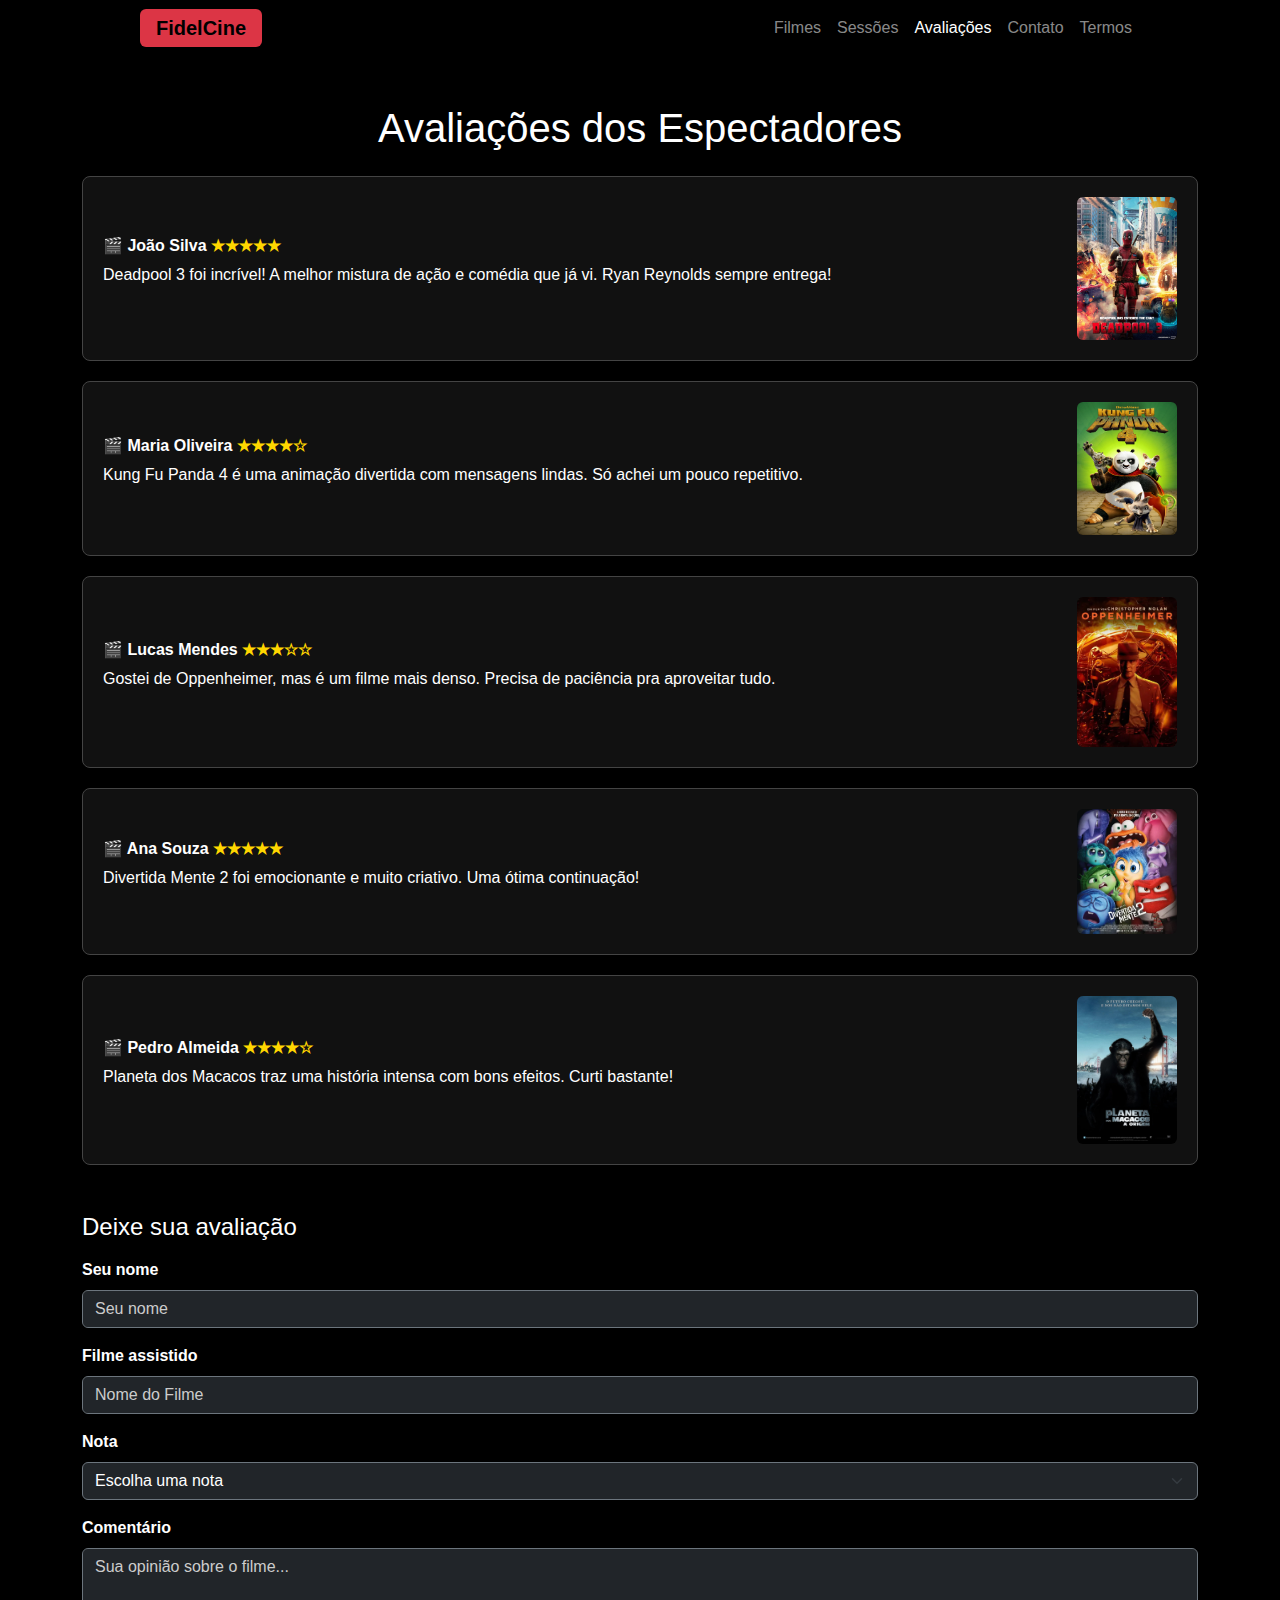
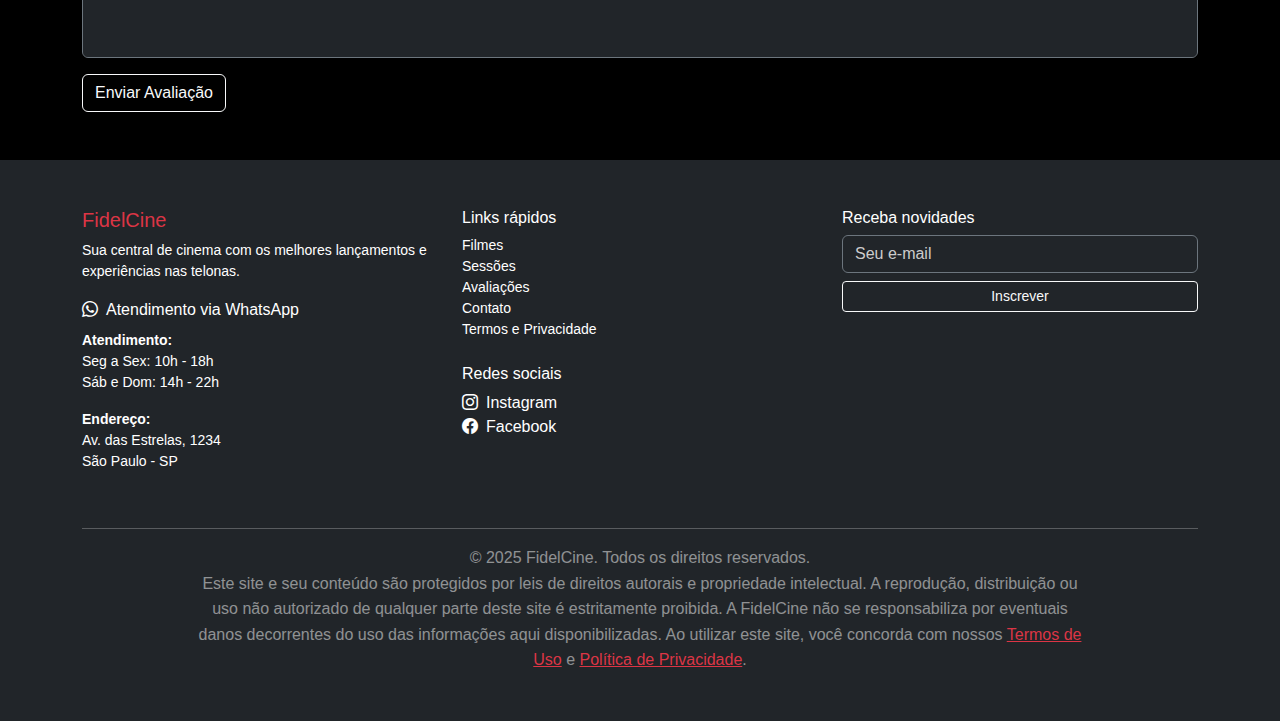
<file: avaliacoes.html>
<!DOCTYPE html>
<html lang="pt-br">

<head>
    <meta charset="UTF-8" />
    <meta name="viewport" content="width=device-width, initial-scale=1.0" />
    <title>Avaliações | FidelCine</title>
    <link rel="stylesheet" href="https://cdn.jsdelivr.net/npm/bootstrap@5.3.7/dist/css/bootstrap.min.css" />
    <link rel="stylesheet" href="https://cdn.jsdelivr.net/npm/bootstrap-icons@1.10.5/font/bootstrap-icons.css" />
    <link rel="stylesheet" href="css/estilo.css">
</head>

<body>


    <nav class="navbar navbar-expand-md navbar-dark bg-black">
        <div class="container" style="width: 80%;">
            <a class="navbar-brand bg-danger text-black px-3 py-1 rounded" href="index.html">FidelCine</a>
            <button class="navbar-toggler" type="button" data-bs-toggle="collapse" data-bs-target="#menu-target">
                <span class="navbar-toggler-icon"></span>
            </button>
            <div class="collapse navbar-collapse justify-content-end" id="menu-target">
                <ul class="navbar-nav">
                    <li class="nav-item"><a class="nav-link" href="filmes.html">Filmes</a></li>
                    <li class="nav-item"><a class="nav-link" href="sessoes.html">Sessões</a></li>
                    <li class="nav-item"><a class="nav-link active" href="avaliacoes.html">Avaliações</a></li>
                    <li class="nav-item"><a class="nav-link" href="contato.html">Contato</a></li>
                    <li class="nav-item"><a class="nav-link" href="termos.html">Termos</a></li>
                </ul>
            </div>
        </div>
    </nav>


    <div class="container my-5">
        <h1 class="text-center mb-4">Avaliações dos Espectadores</h1>


        <div class="review-card">
            <div class="review-text">
                <div class="review-name">🎬 João Silva <span class="star-rating">★★★★★</span></div>
                <p>Deadpool 3 foi incrível! A melhor mistura de ação e comédia que já vi. Ryan Reynolds sempre entrega!
                </p>
            </div>
            <img src="img/card5.png" alt="Deadpool 3" class="review-image">
        </div>

        <div class="review-card">
            <div class="review-text">
                <div class="review-name">🎬 Maria Oliveira <span class="star-rating">★★★★☆</span></div>
                <p>Kung Fu Panda 4 é uma animação divertida com mensagens lindas. Só achei um pouco repetitivo.</p>
            </div>
            <img src="img/card3.png" alt="Kung Fu Panda 4" class="review-image">
        </div>

        <div class="review-card">
            <div class="review-text">
                <div class="review-name">🎬 Lucas Mendes <span class="star-rating">★★★☆☆</span></div>
                <p>Gostei de Oppenheimer, mas é um filme mais denso. Precisa de paciência pra aproveitar tudo.</p>
            </div>
            <img src="img/card9.png" alt="Oppenheimer" class="review-image">
        </div>

        <div class="review-card">
            <div class="review-text">
                <div class="review-name">🎬 Ana Souza <span class="star-rating">★★★★★</span></div>
                <p>Divertida Mente 2 foi emocionante e muito criativo. Uma ótima continuação!</p>
            </div>
            <img src="img/card4.png" alt="Divertida Mente 2" class="review-image">
        </div>

        <div class="review-card">
            <div class="review-text">
                <div class="review-name">🎬 Pedro Almeida <span class="star-rating">★★★★☆</span></div>
                <p>Planeta dos Macacos traz uma história intensa com bons efeitos. Curti bastante!</p>
            </div>
            <img src="img/card1.png" alt="Planeta dos Macacos" class="review-image">
        </div>

        <div class="mt-5">
            <h4 class="mb-3">Deixe sua avaliação</h4>
            <form>
                <div class="mb-3">
                    <label for="nome" class="form-label">Seu nome</label>
                    <input type="text" class="form-control bg-dark text-white border-secondary" placeholder="Seu nome" id="nome" required />
                </div>

                <div class="mb-3">
                    <label for="filme" class="form-label">Filme assistido</label>
                    <input type="text" class="form-control bg-dark text-white border-secondary" placeholder="Nome do Filme" id="filme" required />
                </div>

                <div class="mb-3">
                    <label for="nota" class="form-label">Nota</label>
                    <select class="form-select bg-dark text-white border-secondary" id="nota" required>
                        <option value="">Escolha uma nota</option>
                        <option value="5">★★★★★</option>
                        <option value="4">★★★★☆</option>
                        <option value="3">★★★☆☆</option>
                        <option value="2">★★☆☆☆</option>
                        <option value="1">★☆☆☆☆</option>
                    </select>
                </div>

                <div class="mb-3">
                    <label for="comentario" class="form-label">Comentário</label>
                    <textarea class="form-control bg-dark text-white border-secondary" placeholder="Sua opinião sobre o filme..." id="comentario" rows="4"
                        required></textarea>
                </div>

                <button type="submit" class="btn btn-outline-light">Enviar Avaliação</button>
            </form>
        </div>
    </div>


    <footer class="bg-dark text-white py-5 mt-5">
        <div class="container">
            <div class="row text-center text-md-start">
                <div class="col-md-4 mb-4">
                    <h5 class="text-danger">FidelCine</h5>
                    <p class="small">Sua central de cinema com os melhores lançamentos e experiências nas telonas.</p>
                    <a href="https://wa.me/5511999999999" class="text-white text-decoration-none d-block mt-2">
                        <i class="bi bi-whatsapp me-2"></i>Atendimento via WhatsApp
                    </a>
                    <p class="small mt-2">
                        <strong>Atendimento:</strong><br>Seg a Sex: 10h - 18h<br>Sáb e Dom: 14h - 22h
                    </p>
                    <p class="small"><strong>Endereço:</strong><br>Av. das Estrelas, 1234<br>São Paulo - SP</p>
                </div>

                <div class="col-md-4 mb-4">
                    <h6>Links rápidos</h6>
                    <ul class="list-unstyled small">
                        <li><a href="filmes.html" class="text-white text-decoration-none">Filmes</a></li>
                        <li><a href="sessoes.html" class="text-white text-decoration-none">Sessões</a></li>
                        <li><a href="avaliacoes.html" class="text-white text-decoration-none">Avaliações</a></li>
                        <li><a href="contato.html" class="text-white text-decoration-none">Contato</a></li>
                        <li><a href="termos.html" class="text-white text-decoration-none">Termos e Privacidade</a></li>
                    </ul>
                    <h6 class="mt-4">Redes sociais</h6>
                    <a href="#" class="text-white text-decoration-none mb-1"><i
                            class="bi bi-instagram me-2"></i>Instagram</a><br />
                    <a href="#" class="text-white text-decoration-none mb-1"><i
                            class="bi bi-facebook me-2"></i>Facebook</a>
                </div>

                <div class="col-md-4 mb-4">
                    <h6>Receba novidades</h6>
                    <form class="d-flex flex-column">
                        <input type="email" class="form-control mb-2 bg-dark text-white border-secondary"
                            placeholder="Seu e-mail" />
                        <button class="btn btn-outline-light btn-sm" type="submit">Inscrever</button>
                    </form>
                </div>
            </div>
            <hr class="bg-secondary" />
            <p class="text-center text-white-50 mb-0 fs-6" style="line-height: 1.6; max-width: 900px; margin: 0 auto;">
            &copy; 2025 FidelCine. Todos os direitos reservados.<br />
            Este site e seu conteúdo são protegidos por leis de direitos autorais e propriedade intelectual. 
            A reprodução, distribuição ou uso não autorizado de qualquer parte deste site é estritamente proibida. 
            A FidelCine não se responsabiliza por eventuais danos decorrentes do uso das informações aqui disponibilizadas. 
            Ao utilizar este site, você concorda com nossos <a href="termos.html" class="text-danger text-decoration-underline">Termos de Uso</a> e 
            <a href="privacidade.html" class="text-danger text-decoration-underline">Política de Privacidade</a>.
            </p>
        </div>
    </footer>

    <script src="https://cdn.jsdelivr.net/npm/bootstrap@5.3.7/dist/js/bootstrap.bundle.min.js"></script>
</body>

</html>
</file>
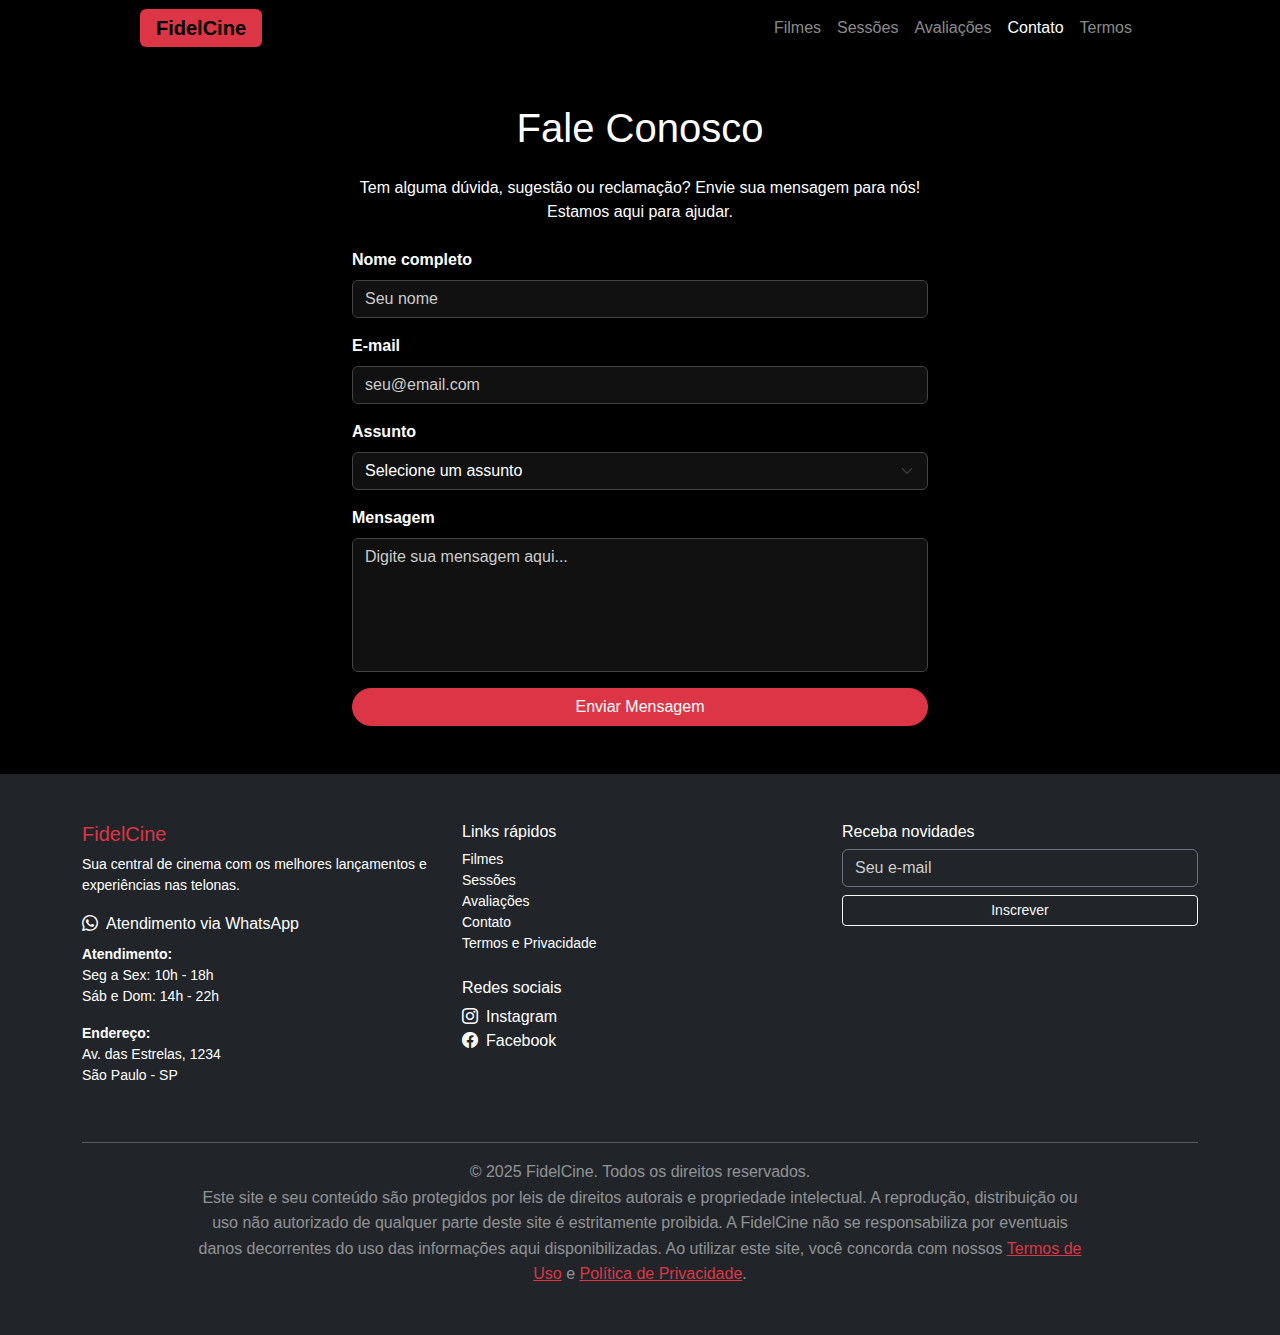
<file: contato.html>
<!DOCTYPE html>
<html lang="pt-br">

<head>
    <meta charset="UTF-8" />
    <meta name="viewport" content="width=device-width, initial-scale=1" />
    <title>Contato | FidelCine</title>
    <link href="https://cdn.jsdelivr.net/npm/bootstrap@5.3.7/dist/css/bootstrap.min.css" rel="stylesheet" />
    <link href="https://cdn.jsdelivr.net/npm/bootstrap-icons@1.10.5/font/bootstrap-icons.css" rel="stylesheet" />
    <link rel="stylesheet" href="css/estilo.css">


</head>

<body>

    <nav class="navbar navbar-expand-md navbar-dark bg-black">
        <div class="container" style="width: 80%">
            <a class="navbar-brand bg-danger text-black px-3 py-1 rounded" href="index.html">FidelCine</a>
            <button class="navbar-toggler" type="button" data-bs-toggle="collapse" data-bs-target="#menu-target">
                <span class="navbar-toggler-icon"></span>
            </button>
            <div class="collapse navbar-collapse justify-content-end" id="menu-target">
                <ul class="navbar-nav">
                    <li class="nav-item">
                        <a class="nav-link" href="filmes.html">Filmes</a>
                    </li>
                    <li class="nav-item">
                        <a class="nav-link" href="sessoes.html">Sessões</a>
                    </li>
                    <li class="nav-item">
                        <a class="nav-link" href="avaliacoes.html">Avaliações</a>
                    </li>
                    <li class="nav-item">
                        <a class="nav-link active" href="contato.html">Contato</a>
                    </li>
                    <li class="nav-item">
                        <a class="nav-link" href="termos.html">Termos</a>
                    </li>
                </ul>
            </div>
        </div>
    </nav>


    <div class="container my-5" style="max-width: 600px;">
        <h1 class="mb-4 text-center">Fale Conosco</h1>
        <p class="text-center mb-4">
            Tem alguma dúvida, sugestão ou reclamação? Envie sua mensagem para
            nós! Estamos aqui para ajudar.
        </p>

        <form id="contactForm" novalidate>
            <div class="mb-3">
                <label for="nome" class="form-label">Nome completo</label>
                <input type="text" class="form-control" id="nome" placeholder="Seu nome" required />
                <div class="invalid-feedback">Por favor, informe seu nome.</div>
            </div>

            <div class="mb-3">
                <label for="email" class="form-label">E-mail</label>
                <input type="email" class="form-control" id="email" placeholder="seu@email.com" required />
                <div class="invalid-feedback">Por favor, informe um e-mail válido.</div>
            </div>

            <div class="mb-3">
                <label for="assunto" class="form-label">Assunto</label>
                <select class="form-select" id="assunto" required>
                    <option value="" selected disabled>Selecione um assunto</option>
                    <option value="duvidas">Dúvidas</option>
                    <option value="sugestoes">Sugestões</option>
                    <option value="elogios">Elogios</option>
                    <option value="reclamacoes">Reclamações</option>
                    <option value="outros">Outros</option>
                </select>
                <div class="invalid-feedback">Selecione um assunto.</div>
            </div>

            <div class="mb-3">
                <label for="mensagem" class="form-label">Mensagem</label>
                <textarea class="form-control" id="mensagem" rows="5" placeholder="Digite sua mensagem aqui..."
                    required></textarea>
                <div class="invalid-feedback">Por favor, escreva uma mensagem.</div>
            </div>

            <button type="submit" class="btn btn-danger w-100">Enviar Mensagem</button>
        </form>
    </div>


    <footer class="bg-dark text-white py-5 mt-5">
        <div class="container">
            <div class="row text-center text-md-start">
                <div class="col-md-4 mb-4">
                    <h5 class="text-danger">FidelCine</h5>
                    <p class="small">Sua central de cinema com os melhores lançamentos e experiências nas telonas.</p>
                    <a href="https://wa.me/5511999999999" class="text-white text-decoration-none d-block mt-2">
                        <i class="bi bi-whatsapp me-2"></i>Atendimento via WhatsApp
                    </a>
                    <p class="small mt-2">
                        <strong>Atendimento:</strong><br>Seg a Sex: 10h - 18h<br>Sáb e Dom: 14h - 22h
                    </p>
                    <p class="small"><strong>Endereço:</strong><br>Av. das Estrelas, 1234<br>São Paulo - SP</p>
                </div>

                <div class="col-md-4 mb-4">
                    <h6>Links rápidos</h6>
                    <ul class="list-unstyled small">
                        <li><a href="filmes.html" class="text-white text-decoration-none">Filmes</a></li>
                        <li><a href="sessoes.html" class="text-white text-decoration-none">Sessões</a></li>
                        <li><a href="avaliacoes.html" class="text-white text-decoration-none">Avaliações</a></li>
                        <li><a href="contato.html" class="text-white text-decoration-none">Contato</a></li>
                        <li><a href="termos.html" class="text-white text-decoration-none">Termos e Privacidade</a></li>
                    </ul>
                    <h6 class="mt-4">Redes sociais</h6>
                    <a href="#" class="text-white text-decoration-none mb-1"><i
                            class="bi bi-instagram me-2"></i>Instagram</a><br />
                    <a href="#" class="text-white text-decoration-none mb-1"><i
                            class="bi bi-facebook me-2"></i>Facebook</a>
                </div>

                <div class="col-md-4 mb-4">
                    <h6>Receba novidades</h6>
                    <form class="d-flex flex-column">
                        <input type="email" class="form-control mb-2 bg-dark text-white border-secondary"
                            placeholder="Seu e-mail" />
                        <button class="btn btn-outline-light btn-sm" type="submit">Inscrever</button>
                    </form>
                </div>
            </div>
            <hr class="bg-secondary" />
            <p class="text-center text-white-50 mb-0 fs-6" style="line-height: 1.6; max-width: 900px; margin: 0 auto;">
            &copy; 2025 FidelCine. Todos os direitos reservados.<br />
            Este site e seu conteúdo são protegidos por leis de direitos autorais e propriedade intelectual. 
            A reprodução, distribuição ou uso não autorizado de qualquer parte deste site é estritamente proibida. 
            A FidelCine não se responsabiliza por eventuais danos decorrentes do uso das informações aqui disponibilizadas. 
            Ao utilizar este site, você concorda com nossos <a href="termos.html" class="text-danger text-decoration-underline">Termos de Uso</a> e 
            <a href="privacidade.html" class="text-danger text-decoration-underline">Política de Privacidade</a>.
            </p>
        </div>
    </footer>

    <script src="https://cdn.jsdelivr.net/npm/bootstrap@5.3.7/dist/js/bootstrap.bundle.min.js"></script>
</body>

</html>
</file>
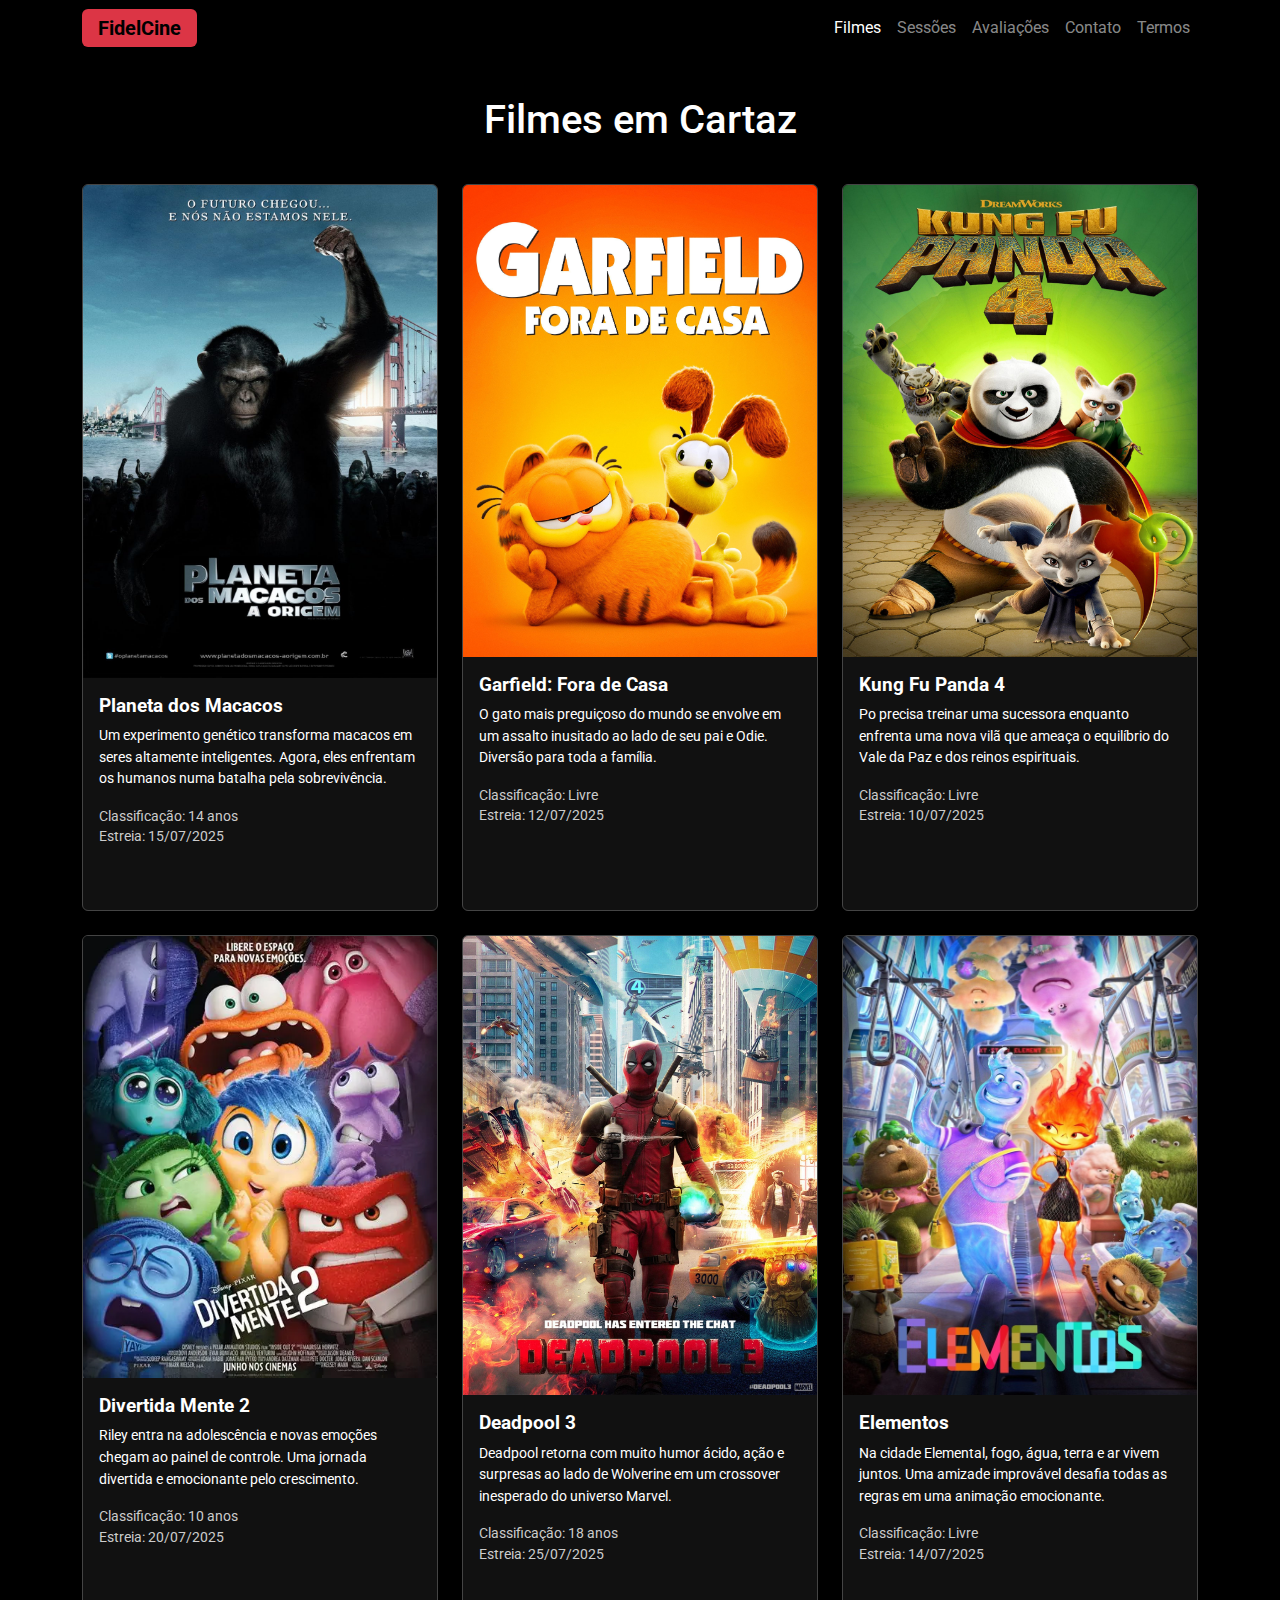
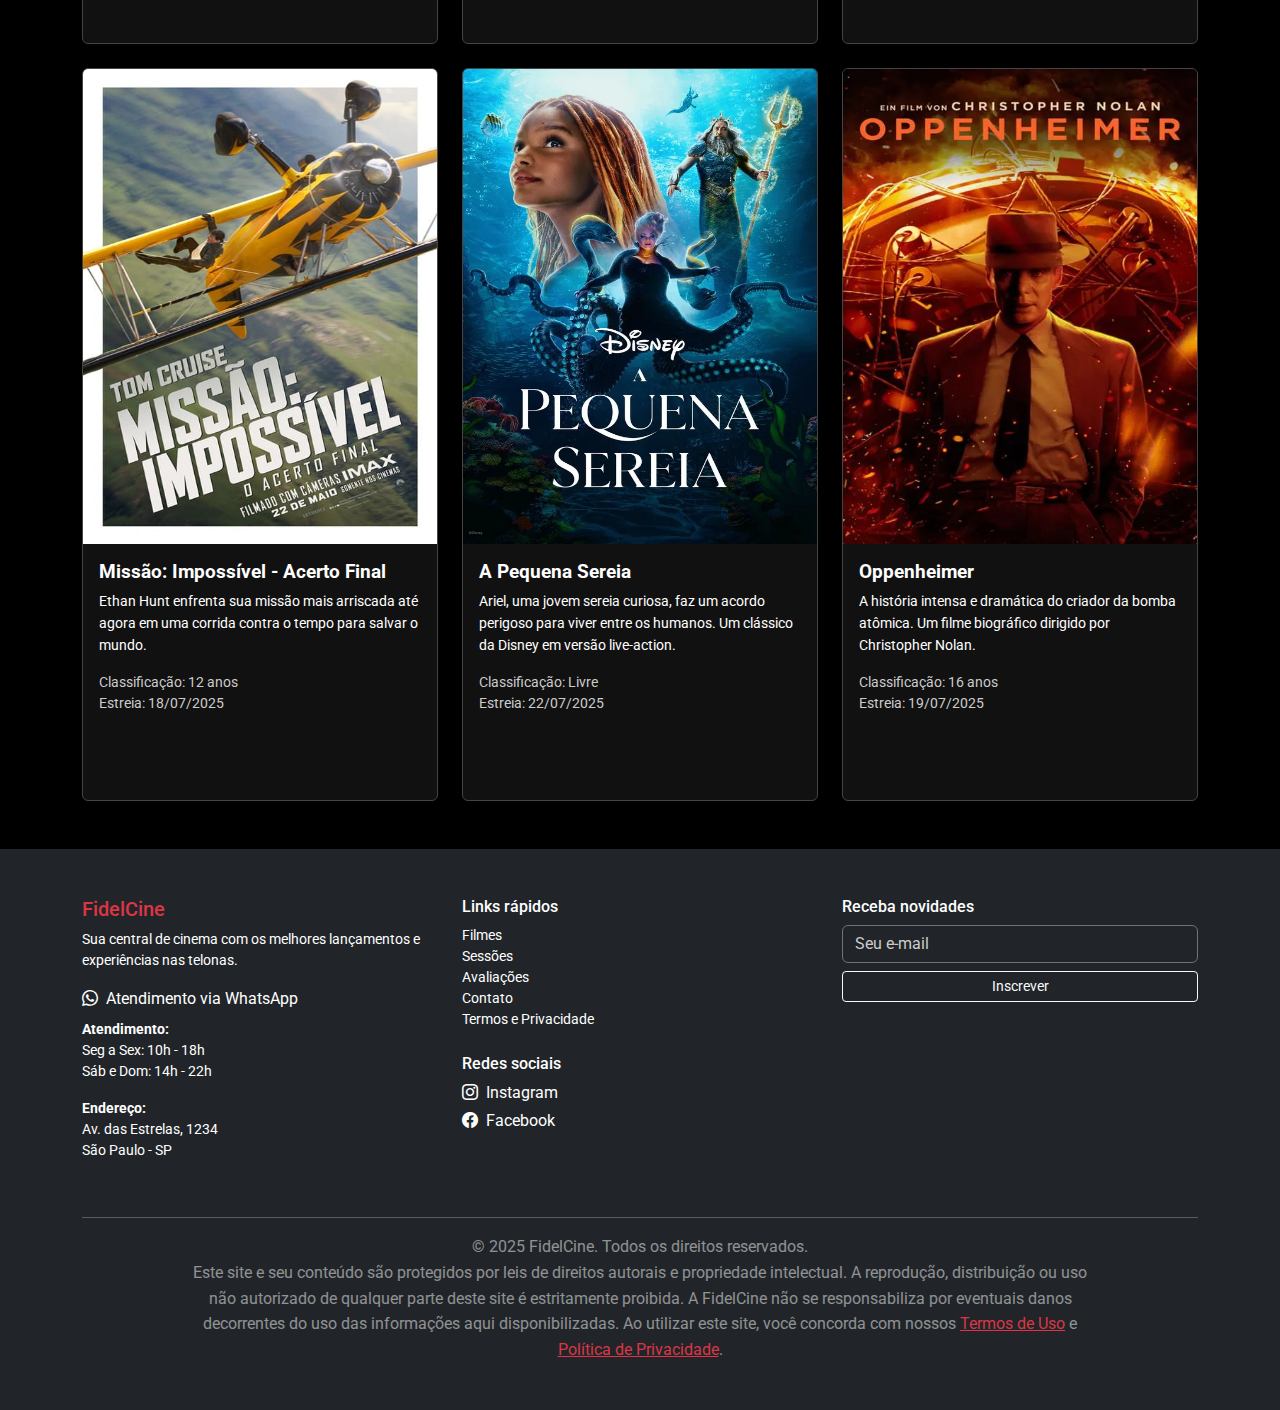
<file: filmes.html>
<!DOCTYPE html>
<html lang="pt-br">

<head>
    <meta charset="UTF-8" />
    <meta name="viewport" content="width=device-width, initial-scale=1.0" />
    <title>Filmes em Cartaz | FidelCine</title>


    <link href="https://fonts.googleapis.com/css2?family=Roboto&display=swap" rel="stylesheet" />


    <link rel="stylesheet" href="https://cdn.jsdelivr.net/npm/bootstrap@5.3.7/dist/css/bootstrap.min.css" />
    <link rel="stylesheet" href="https://cdn.jsdelivr.net/npm/bootstrap-icons@1.10.5/font/bootstrap-icons.css">

    <link rel="stylesheet" href="css/estilo.css">


</head>

<body>

    <nav class="navbar navbar-expand-md navbar-dark bg-black">
        <div class="container-lg">
            <a class="navbar-brand bg-danger text-black px-3 py-1 rounded" href="index.html">FidelCine</a>

            <button class="navbar-toggler" type="button" data-bs-toggle="collapse" data-bs-target="#menu-target"
                aria-controls="menu-target" aria-expanded="false" aria-label="Toggle navigation">
                <span class="navbar-toggler-icon"></span>
            </button>

            <div class="collapse navbar-collapse justify-content-end" id="menu-target">
                <ul class="navbar-nav">
                    <li class="nav-item"><a class="nav-link active" href="#">Filmes</a></li>
                    <li class="nav-item"><a class="nav-link" href="sessoes.html">Sessões</a></li>
                    <li class="nav-item"><a class="nav-link" href="avaliacoes.html">Avaliações</a></li>
                    <li class="nav-item"><a class="nav-link" href="contato.html">Contato</a></li>
                    <li class="nav-item"><a class="nav-link" href="termos.html">Termos</a></li>
                </ul>
            </div>
        </div>
    </nav>

    <div class="container">
        <h1 class="text-center">Filmes em Cartaz</h1>

        <div class="row g-4">

            <div class="col-md-4">
                <div class="card h-100">
                    <img src="img/card1.png" class="card-img-top" alt="Planeta dos Macacos" style="max-height: 68%;">
                    <div class="card-body">
                        <h5 class="card-title">Planeta dos Macacos</h5>
                        <p class="card-text">Um experimento genético transforma macacos em seres altamente inteligentes.
                            Agora, eles enfrentam os humanos numa batalha pela sobrevivência.</p>
                        <p class="info-extra">Classificação: 14 anos<br>Estreia: 15/07/2025</p>
                    </div>
                </div>
            </div>


            <div class="col-md-4">
                <div class="card h-100">
                    <img src="img/card2.png" class="card-img-top" alt="Garfield">
                    <div class="card-body">
                        <h5 class="card-title">Garfield: Fora de Casa</h5>
                        <p class="card-text">O gato mais preguiçoso do mundo se envolve em um assalto inusitado ao lado
                            de seu pai e Odie. Diversão para toda a família.</p>
                        <p class="info-extra">Classificação: Livre<br>Estreia: 12/07/2025</p>
                    </div>
                </div>
            </div>


            <div class="col-md-4">
                <div class="card h-100">
                    <img src="img/card3.png" class="card-img-top" alt="Kung Fu Panda 4">
                    <div class="card-body">
                        <h5 class="card-title">Kung Fu Panda 4</h5>
                        <p class="card-text">Po precisa treinar uma sucessora enquanto enfrenta uma nova vilã que ameaça
                            o equilíbrio do Vale da Paz e dos reinos espirituais.</p>
                        <p class="info-extra">Classificação: Livre<br>Estreia: 10/07/2025</p>
                    </div>
                </div>
            </div>

            <div class="col-md-4">
                <div class="card h-100">
                    <img src="img/card4.png" class="card-img-top" alt="Divertida Mente 2">
                    <div class="card-body">
                        <h5 class="card-title">Divertida Mente 2</h5>
                        <p class="card-text">Riley entra na adolescência e novas emoções chegam ao painel de controle.
                            Uma jornada divertida e emocionante pelo crescimento.</p>
                        <p class="info-extra">Classificação: 10 anos<br>Estreia: 20/07/2025</p>
                    </div>
                </div>
            </div>


            <div class="col-md-4">
                <div class="card h-100">
                    <img src="img/card5.png" class="card-img-top" alt="Deadpool 3" style="max-height: 65%;">
                    <div class="card-body">
                        <h5 class="card-title">Deadpool 3</h5>
                        <p class="card-text">Deadpool retorna com muito humor ácido, ação e surpresas ao lado de
                            Wolverine em um crossover inesperado do universo Marvel.</p>
                        <p class="info-extra">Classificação: 18 anos<br>Estreia: 25/07/2025</p>
                    </div>
                </div>
            </div>


            <div class="col-md-4">
                <div class="card h-100">
                    <img src="img/card6.png" class="card-img-top" alt="Elementos" style="max-height: 65%;">
                    <div class="card-body">
                        <h5 class="card-title">Elementos</h5>
                        <p class="card-text">Na cidade Elemental, fogo, água, terra e ar vivem juntos. Uma amizade
                            improvável desafia todas as regras em uma animação emocionante.</p>
                        <p class="info-extra">Classificação: Livre<br>Estreia: 14/07/2025</p>
                    </div>
                </div>
            </div>


            <div class="col-md-4">
                <div class="card h-100">
                    <img src="img/card7.png" class="card-img-top" alt="Missão: Impossível" style="max-height: 65%;">
                    <div class="card-body">
                        <h5 class="card-title">Missão: Impossível - Acerto Final</h5>
                        <p class="card-text">Ethan Hunt enfrenta sua missão mais arriscada até agora em uma corrida
                            contra o tempo para salvar o mundo.</p>
                        <p class="info-extra">Classificação: 12 anos<br>Estreia: 18/07/2025</p>
                    </div>
                </div>
            </div>


            <div class="col-md-4">
                <div class="card h-100">
                    <img src="img/card8.png" class="card-img-top" alt="A Pequena Sereia" style="max-height: 65%;">
                    <div class="card-body">
                        <h5 class="card-title">A Pequena Sereia</h5>
                        <p class="card-text">Ariel, uma jovem sereia curiosa, faz um acordo perigoso para viver entre os
                            humanos. Um clássico da Disney em versão live-action.</p>
                        <p class="info-extra">Classificação: Livre<br>Estreia: 22/07/2025</p>
                    </div>
                </div>
            </div>


            <div class="col-md-4">
                <div class="card h-100">
                    <img src="img/card9.png" class="card-img-top" alt="Oppenheimer" style="max-height: 65%;">
                    <div class="card-body">
                        <h5 class="card-title">Oppenheimer</h5>
                        <p class="card-text">A história intensa e dramática do criador da bomba atômica. Um filme
                            biográfico dirigido por Christopher Nolan.</p>
                        <p class="info-extra">Classificação: 16 anos<br>Estreia: 19/07/2025</p>
                    </div>
                </div>
            </div>
        </div>
    </div>

    <footer class="bg-dark text-white py-5 mt-5">
        <div class="container">
            <div class="row text-center text-md-start">

                <div class="col-md-4 mb-4">
                    <h5 class="text-danger">FidelCine</h5>
                    <p class="small">Sua central de cinema com os melhores lançamentos e experiências nas telonas.</p>


                    <a href="https://wa.me/5511999999999" class="text-white text-decoration-none d-block mt-2">
                        <i class="bi bi-whatsapp me-2"></i>Atendimento via WhatsApp
                    </a>


                    <p class="small mt-2">
                        <strong>Atendimento:</strong><br>
                        Seg a Sex: 10h - 18h<br>
                        Sáb e Dom: 14h - 22h
                    </p>

                    <p class="small">
                        <strong>Endereço:</strong><br>
                        Av. das Estrelas, 1234<br>
                        São Paulo - SP
                    </p>
                </div>


                <div class="col-md-4 mb-4">
                    <h6>Links rápidos</h6>
                    <ul class="list-unstyled small">
                        <li><a href="#" class="text-white text-decoration-none">Filmes</a></li>
                        <li><a href="sessoes.html" class="text-white text-decoration-none">Sessões</a></li>
                        <li><a href="avaliacoes.html" class="text-white text-decoration-none">Avaliações</a></li>
                        <li><a href="contato.html" class="text-white text-decoration-none">Contato</a></li>
                        <li><a href="termos.html" class="text-white text-decoration-none">Termos e Privacidade</a></li>
                    </ul>

                    <h6 class="mt-4">Redes sociais</h6>
                    <div class="d-flex flex-column align-items-start">
                        <a href="#" class="text-white text-decoration-none mb-1">
                            <i class="bi bi-instagram me-2"></i>Instagram
                        </a>
                        <a href="#" class="text-white text-decoration-none mb-1">
                            <i class="bi bi-facebook me-2"></i>Facebook
                        </a>
                    </div>
                </div>


                <div class="col-md-4 mb-4">
                    <h6>Receba novidades</h6>
                    <form class="d-flex flex-column">
                        <input type="email" class="form-control mb-2 bg-dark text-white border-secondary"
                            placeholder="Seu e-mail" />
                        <button class="btn btn-outline-light btn-sm" type="submit">Inscrever</button>
                    </form>
                </div>
            </div>

            <hr class="bg-secondary" />

            <p class="text-center text-white-50 mb-0 fs-6" style="line-height: 1.6; max-width: 900px; margin: 0 auto;">
                &copy; 2025 FidelCine. Todos os direitos reservados.<br />
                Este site e seu conteúdo são protegidos por leis de direitos autorais e propriedade intelectual.
                A reprodução, distribuição ou uso não autorizado de qualquer parte deste site é estritamente proibida.
                A FidelCine não se responsabiliza por eventuais danos decorrentes do uso das informações aqui
                disponibilizadas.
                Ao utilizar este site, você concorda com nossos <a href="termos.html"
                    class="text-danger text-decoration-underline">Termos de Uso</a> e
                <a href="privacidade.html" class="text-danger text-decoration-underline">Política de Privacidade</a>.
            </p>
        </div>
    </footer>


    <script src="https://cdn.jsdelivr.net/npm/bootstrap@5.3.7/dist/js/bootstrap.bundle.min.js"></script>
</body>

</html>
</file>
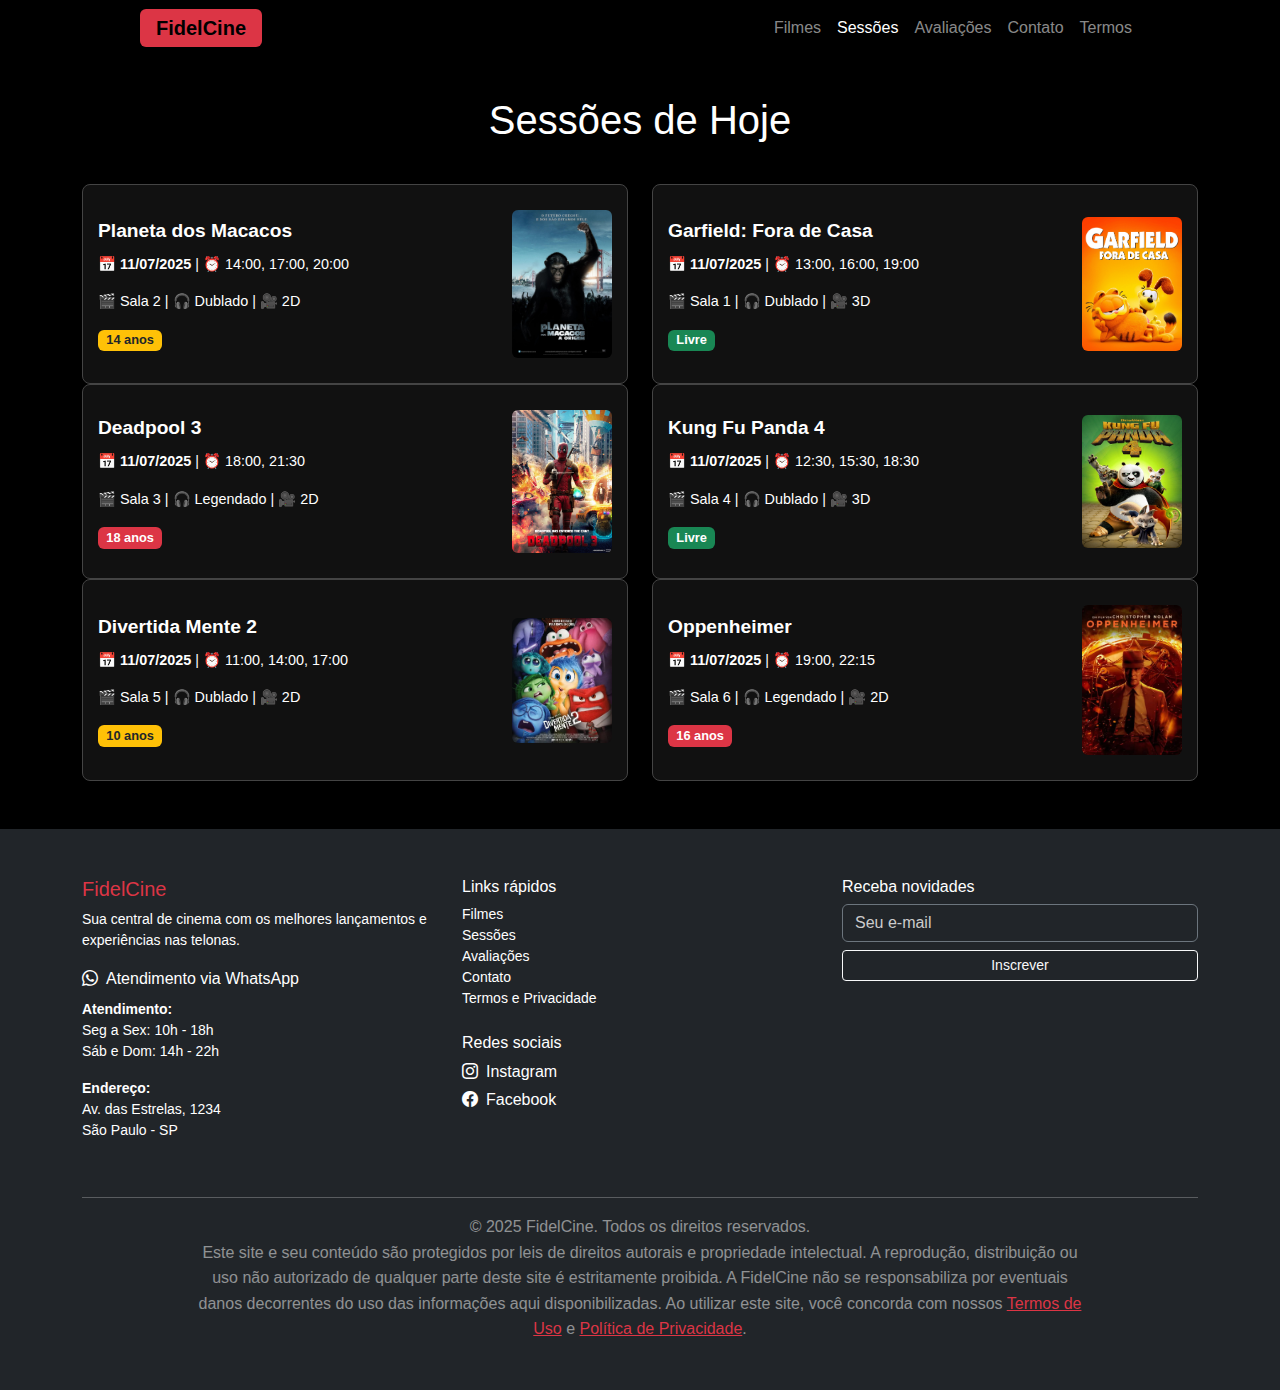
<file: sessoes.html>
<!DOCTYPE html>
<html lang="pt-br">

<head>
    <meta charset="UTF-8">
    <meta name="viewport" content="width=device-width, initial-scale=1.0">
    <title>Sessões | FidelCine</title>
    <link rel="stylesheet" href="https://cdn.jsdelivr.net/npm/bootstrap@5.3.7/dist/css/bootstrap.min.css">
    <link rel="stylesheet" href="https://cdn.jsdelivr.net/npm/bootstrap-icons@1.10.5/font/bootstrap-icons.css">
    <link rel="stylesheet" href="css/estilo.css">
</head>

<body>


    <nav class="navbar navbar-expand-md navbar-dark bg-black">
        <div class="container" style="width: 80%;">
            <a class="navbar-brand bg-danger text-black px-3 py-1 rounded" href="index.html">FidelCine</a>
            <button class="navbar-toggler" type="button" data-bs-toggle="collapse" data-bs-target="#menu-target">
                <span class="navbar-toggler-icon"></span>
            </button>
            <div class="collapse navbar-collapse justify-content-end" id="menu-target">
                <ul class="navbar-nav">
                    <li class="nav-item"><a class="nav-link" href="filmes.html">Filmes</a></li>
                    <li class="nav-item"><a class="nav-link active" href="#">Sessões</a></li>
                    <li class="nav-item"><a class="nav-link" href="avaliacoes.html">Avaliações</a></li>
                    <li class="nav-item"><a class="nav-link" href="contato.html">Contato</a></li>
                    <li class="nav-item"><a class="nav-link" href="termos.html">Termos</a></li>
                </ul>
            </div>
        </div>
    </nav>

    <div class="container">
        <h1 class="text-center">Sessões de Hoje</h1>
        <div class="row">


            <div class="col-md-6">
                <div class="session-card">
                    <div class="pe-3 ">
                        <div class="session-title">Planeta dos Macacos</div>
                        <div class="session-info mt-2">
                            <p>📅 <strong>11/07/2025</strong> | ⏰ 14:00, 17:00, 20:00</p>
                            <p>🎬 Sala 2 | 🎧 Dublado | 🎥 2D</p>
                            <span class="badge bg-warning text-dark">14 anos</span>
                        </div>
                    </div>
                    <img src="img/card1.png" alt="Planeta dos Macacos" class="rounded"
                        style="width: 100px; object-fit: cover;">
                </div>
            </div>

            <div class="col-md-6">
                <div class="session-card">
                    <div class="pe-3 ">
                        <div class="session-title">Garfield: Fora de Casa</div>
                        <div class="session-info mt-2">
                            <p>📅 <strong>11/07/2025</strong> | ⏰ 13:00, 16:00, 19:00</p>
                            <p>🎬 Sala 1 | 🎧 Dublado | 🎥 3D</p>
                            <span class="badge bg-success">Livre</span>
                        </div>
                    </div>
                    <img src="img/card2.png" alt="Garfield" class="rounded" style="width: 100px; object-fit: cover;">
                </div>
            </div>

            <div class="col-md-6">
                <div class="session-card">
                    <div class="pe-3 ">
                        <div class="session-title">Deadpool 3</div>
                        <div class="session-info mt-2">
                            <p>📅 <strong>11/07/2025</strong> | ⏰ 18:00, 21:30</p>
                            <p>🎬 Sala 3 | 🎧 Legendado | 🎥 2D</p>
                            <span class="badge bg-danger">18 anos</span>
                        </div>
                    </div>
                    <img src="img/card5.png" alt="Deadpool 3" class="rounded" style="width: 100px; object-fit: cover;">
                </div>
            </div>

            <div class="col-md-6">
                <div class="session-card">
                    <div class="pe-3">
                        <div class="session-title">Kung Fu Panda 4</div>
                        <div class="session-info mt-2">
                            <p>📅 <strong>11/07/2025</strong> | ⏰ 12:30, 15:30, 18:30</p>
                            <p>🎬 Sala 4 | 🎧 Dublado | 🎥 3D</p>
                            <span class="badge bg-success">Livre</span>
                        </div>
                    </div>
                    <img src="img/card3.png" alt="Kung Fu Panda 4" class="rounded"
                        style="width: 100px; object-fit: cover;">
                </div>
            </div>

            <div class="col-md-6">
                <div class="session-card">
                    <div class="pe-3">
                        <div class="session-title">Divertida Mente 2</div>
                        <div class="session-info mt-2">
                            <p>📅 <strong>11/07/2025</strong> | ⏰ 11:00, 14:00, 17:00</p>
                            <p>🎬 Sala 5 | 🎧 Dublado | 🎥 2D</p>
                            <span class="badge bg-warning text-dark">10 anos</span>
                        </div>
                    </div>
                    <img src="img/card4.png" alt="Divertida Mente 2" class="rounded"
                        style="width: 100px; object-fit: cover;">
                </div>
            </div>


            <div class="col-md-6">
                <div class="session-card">
                    <div class="pe-3">
                        <div class="session-title">Oppenheimer</div>
                        <div class="session-info mt-2">
                            <p>📅 <strong>11/07/2025</strong> | ⏰ 19:00, 22:15</p>
                            <p>🎬 Sala 6 | 🎧 Legendado | 🎥 2D</p>
                            <span class="badge bg-danger">16 anos</span>
                        </div>
                    </div>
                    <img src="img/card9.png" alt="Oppenheimer" class="rounded" style="width: 100px; object-fit: cover;">
                </div>
            </div>

        </div>
    </div>

    <footer class="bg-dark text-white py-5 mt-5">
        <div class="container">
            <div class="row text-center text-md-start">

                <div class="col-md-4 mb-4">
                    <h5 class="text-danger">FidelCine</h5>
                    <p class="small">Sua central de cinema com os melhores lançamentos e experiências nas telonas.</p>

                    <a href="https://wa.me/5511999999999" class="text-white text-decoration-none d-block mt-2">
                        <i class="bi bi-whatsapp me-2"></i>Atendimento via WhatsApp
                    </a>


                    <p class="small mt-2">
                        <strong>Atendimento:</strong><br>
                        Seg a Sex: 10h - 18h<br>
                        Sáb e Dom: 14h - 22h
                    </p>

                    <p class="small">
                        <strong>Endereço:</strong><br>
                        Av. das Estrelas, 1234<br>
                        São Paulo - SP
                    </p>
                </div>

                <div class="col-md-4 mb-4">
                    <h6>Links rápidos</h6>
                    <ul class="list-unstyled small">
                        <li><a href="filmes.html" class="text-white text-decoration-none">Filmes</a></li>
                        <li><a href="sessoes.html" class="text-white text-decoration-none">Sessões</a></li>
                        <li><a href="avaliacoes.html" class="text-white text-decoration-none">Avaliações</a></li>
                        <li><a href="contato.html" class="text-white text-decoration-none">Contato</a></li>
                        <li><a href="termos.html" class="text-white text-decoration-none">Termos e Privacidade</a></li>
                    </ul>


                    <h6 class="mt-4">Redes sociais</h6>
                    <div class="d-flex flex-column align-items-start">
                        <a href="#" class="text-white text-decoration-none mb-1">
                            <i class="bi bi-instagram me-2"></i>Instagram
                        </a>
                        <a href="#" class="text-white text-decoration-none mb-1">
                            <i class="bi bi-facebook me-2"></i>Facebook
                        </a>
                    </div>
                </div>

                <div class="col-md-4 mb-4">
                    <h6>Receba novidades</h6>
                    <form class="d-flex flex-column">
                        <input type="email" class="form-control mb-2 bg-dark text-white border-secondary"
                            placeholder="Seu e-mail" />
                        <button class="btn btn-outline-light btn-sm" type="submit">Inscrever</button>
                    </form>
                </div>
            </div>

            <hr class="bg-secondary" />

            <p class="text-center text-white-50 mb-0 fs-6" style="line-height: 1.6; max-width: 900px; margin: 0 auto;">
            &copy; 2025 FidelCine. Todos os direitos reservados.<br />
            Este site e seu conteúdo são protegidos por leis de direitos autorais e propriedade intelectual. 
            A reprodução, distribuição ou uso não autorizado de qualquer parte deste site é estritamente proibida. 
            A FidelCine não se responsabiliza por eventuais danos decorrentes do uso das informações aqui disponibilizadas. 
            Ao utilizar este site, você concorda com nossos <a href="termos.html" class="text-danger text-decoration-underline">Termos de Uso</a> e 
            <a href="privacidade.html" class="text-danger text-decoration-underline">Política de Privacidade</a>.
            </p>
        </div>
    </footer>

    <script src="https://cdn.jsdelivr.net/npm/bootstrap@5.3.7/dist/js/bootstrap.bundle.min.js"></script>
</body>

</html>
</file>
<file: css/estilo.css>
/* ---------------------------------------------
  GERAL
--------------------------------------------- */
body {
  background-color: #000;
  font-family: 'Roboto', sans-serif;
  color: white;
}

p, a {
  color: white;
}

h1 {
  margin: 40px 0;
}

label {
  font-weight: 600;
}

::placeholder {
  color: #ccc !important;
  opacity: 1;
}

/* ---------------------------------------------
  NAVBAR
--------------------------------------------- */
.navbar-brand {
  transition: all 0.3s ease;
  background-color: #dc3545;
  color: black;
  padding: 0.25rem 1rem;
  border-radius: 0.25rem;
  font-weight: bold;
}

.navbar-brand:hover {
  transform: scale(1.03);
  box-shadow: 0 3px 8px rgba(0, 0, 0, 0.2);
  background-color: #c9303e;
}

.navbar-nav .nav-link {
  transition: color 0.3s ease, transform 0.3s ease;
  cursor: pointer;
}

.navbar-nav .nav-link:hover {
  color: #dc3545;
  transform: scale(1.1);
}

/* ---------------------------------------------
  CARROSSEL
--------------------------------------------- */
.carousel-item {
  height: 400px;
  background-color: #777;
}

.carousel-item img {
  object-fit: cover;
  height: 100%;
  width: 100%;
}

.carousel-caption {
  background-color: rgba(0, 0, 0, 0.5);
  padding: 10px;
  text-align: center;
}

/* ---------------------------------------------
  CARDS GERAIS
--------------------------------------------- */
.card {
  background-color: #111;
  border: 1px solid #444;
  color: white;
  transition: transform 0.3s ease, box-shadow 0.3s ease;
  cursor: pointer;
}

.card:hover,
.session-card:hover {
  transform: scale(1.02);
  z-index: 10;
}

.card-title {
  font-size: 1.2rem;
  font-weight: bold;
}

.card-text {
  font-size: 0.9rem;
}

.info-extra {
  font-size: 0.85rem;
  margin-top: 10px;
  color: #ccc;
}

/* ---------------------------------------------
  REVIEW CARDS
--------------------------------------------- */
.review-card {
  background-color: #111;
  border: 1px solid #444;
  padding: 20px;
  border-radius: 8px;
  margin-bottom: 20px;
  display: flex;
  align-items: center;
  justify-content: space-between;
  gap: 20px;
}

.review-text {
  flex-grow: 1;
}

.review-name {
  font-weight: bold;
  margin-bottom: 5px;
}

.star-rating {
  color: gold;
}

.review-image {
  width: 100px;
  height: auto;
  border-radius: 6px;
  object-fit: cover;
}

/* ---------------------------------------------
  FORMULÁRIOS
--------------------------------------------- */
textarea.form-control {
  resize: none;
}

.form-control,
.form-select {
  background-color: #111;
  border: 1px solid #444;
  color: white;
}

.form-control:focus,
.form-select:focus {
  border-color: #dc3545;
  box-shadow: 0 0 5px #dc3545;
  background-color: #222;
  color: white;
}

/* ---------------------------------------------
  SESSÕES
--------------------------------------------- */
.session-card {
  background-color: #111;
  border: 1px solid #444;
  padding: 15px;
  border-radius: 8px;
  margin-bottom: 20px;
  display: flex;
  justify-content: space-between;
  align-items: center;
  height: 100%;
  transition: transform 0.3s ease, box-shadow 0.3s ease;
  cursor: pointer;
}

.session-title {
  font-size: 1.2rem;
  font-weight: bold;
}

.session-info {
  font-size: 0.9rem;
  color: #ccc;
}

.badge {
  font-size: 0.8rem;
}

/* ---------------------------------------------
  BOTÕES / FOOTER
--------------------------------------------- */
.btn-danger {
  border-radius: 30px;
}

footer {
  margin-top: 4rem;
}
</file>
